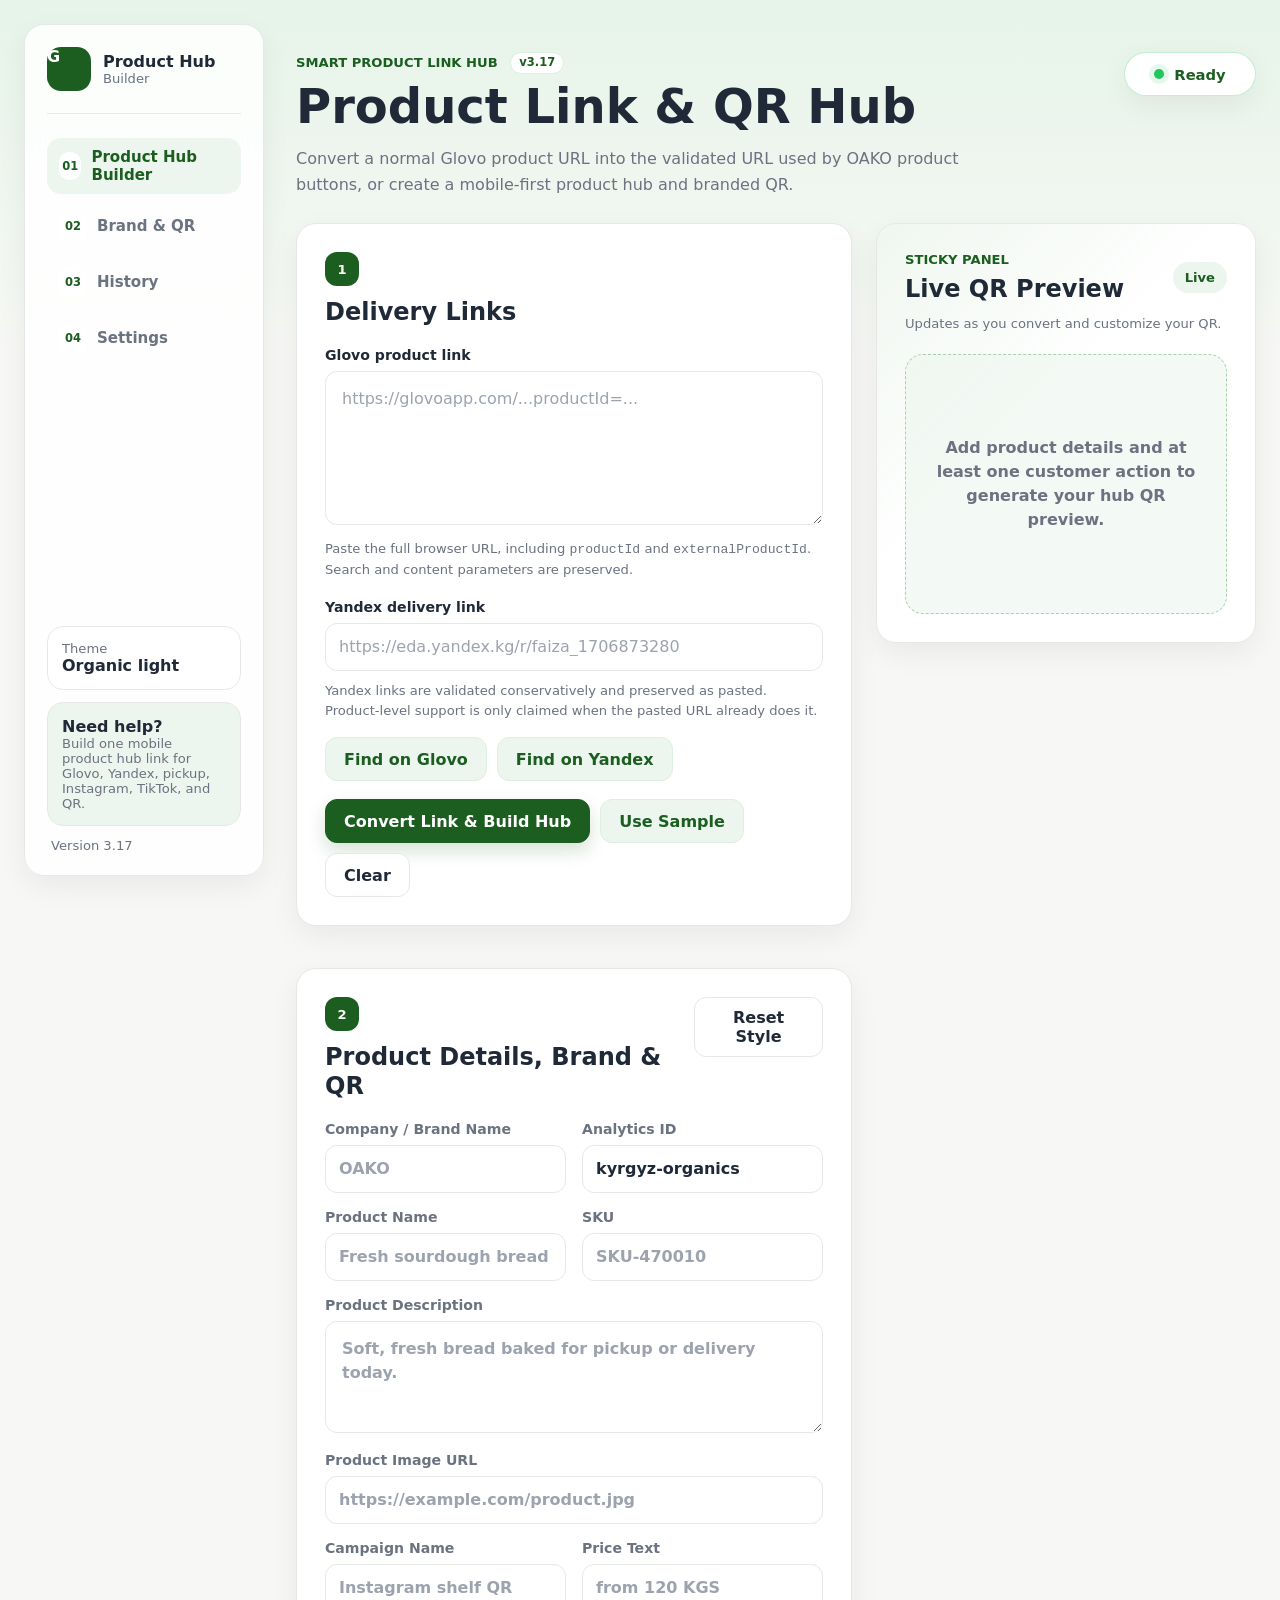
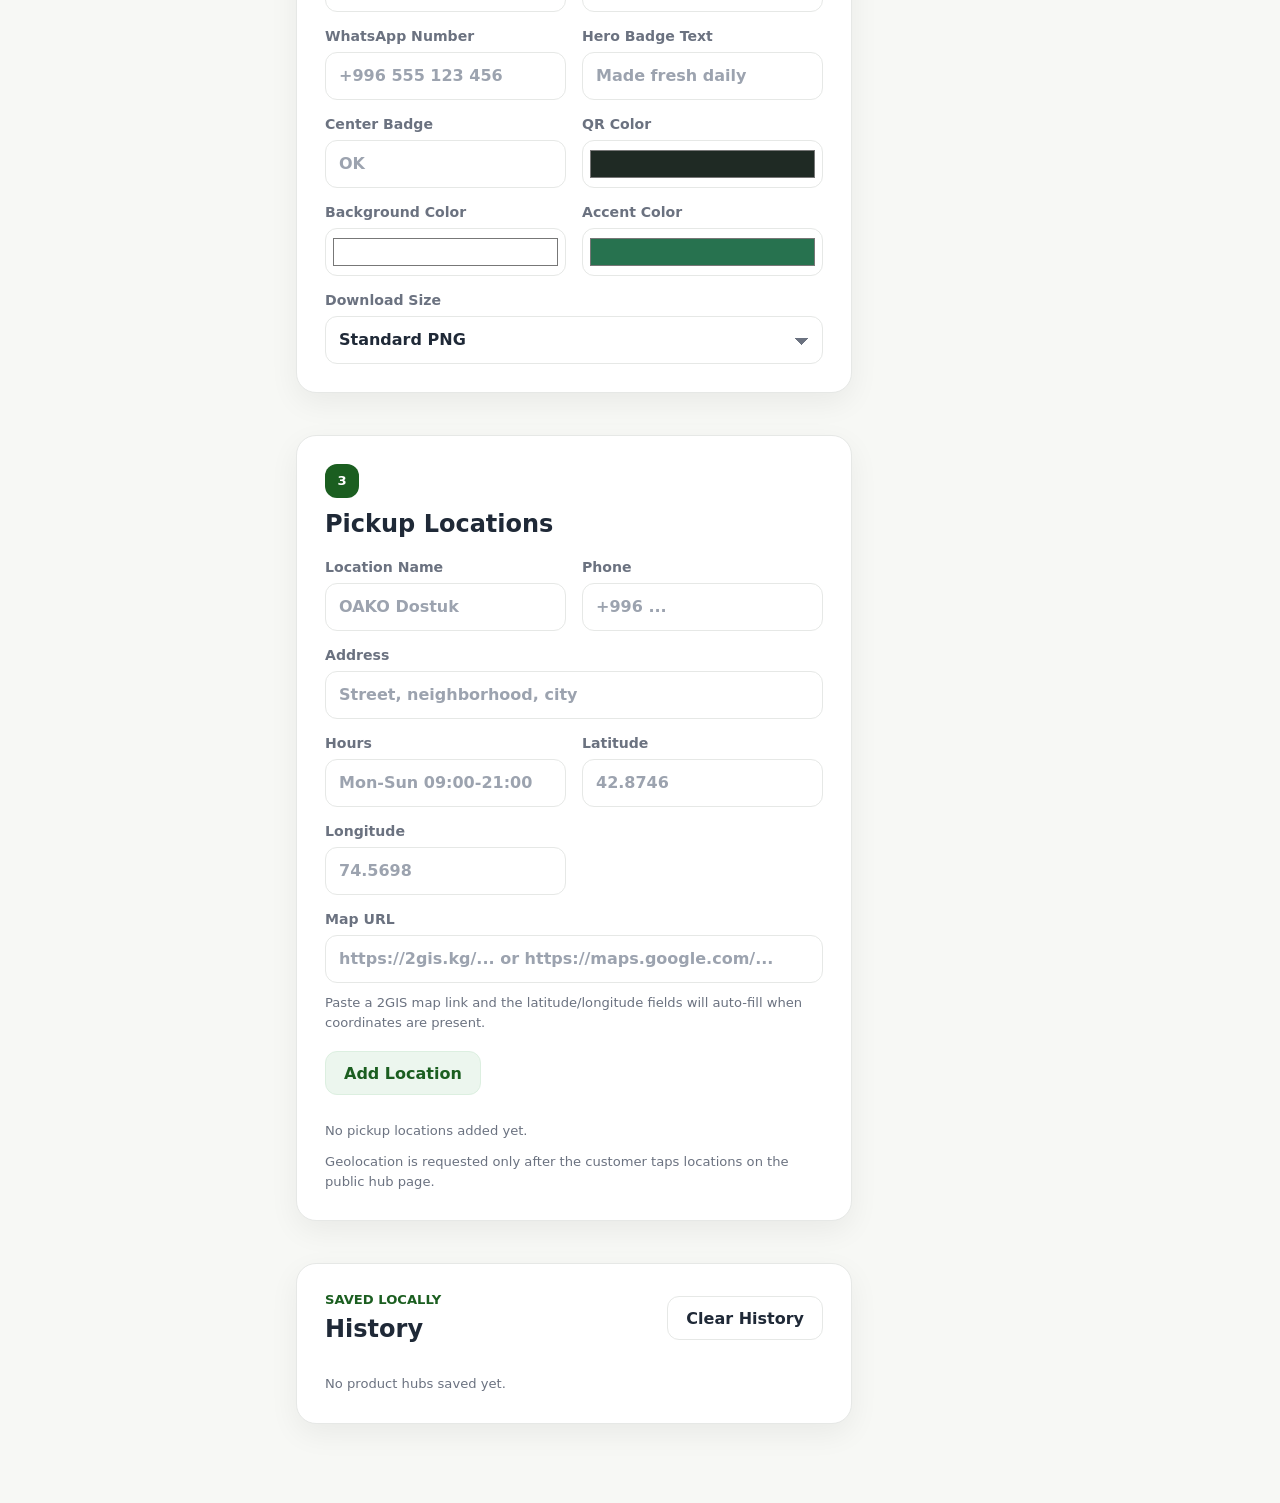
<file: index.html>
<!doctype html>
<html lang="en">
<head>
  <meta charset="utf-8">
  <meta name="viewport" content="width=device-width, initial-scale=1">
  <title>Product Link & QR Hub</title>
  <link rel="stylesheet" href="styles.css?v=3.17">
</head>
<body>
  <header class="mobile-topbar" aria-label="Mobile toolbar">
    <button class="hamburger-button" type="button" data-open-modal="menu" aria-label="Open menu" aria-controls="mobileNavigation">
      <span></span>
      <span></span>
      <span></span>
    </button>
    <div class="mobile-brand" aria-label="QR Link Converter">
      <span class="brand-mark" aria-hidden="true">G</span>
      <div>
        <strong>Product Hub</strong>
        <span class="app-version-pill">v3.17</span>
      </div>
    </div>
    <button class="mobile-pill-button" type="button" data-open-modal="brand">Brand</button>
  </header>
  <button class="mobile-overlay" type="button" data-close-modal aria-label="Close menu or modal"></button>
  <div class="mobile-toast" role="status" aria-live="polite"></div><div class="app-shell">
    <aside class="sidebar" id="mobileNavigation" aria-label="Tool navigation">
      <button class="mobile-drawer-close" type="button" data-close-modal aria-label="Close menu">Close</button>
      <div class="brand-lockup" aria-label="QR Link Converter">
        <span class="brand-mark" aria-hidden="true">G</span>
        <div>
          <strong>Product Hub</strong>
          <span>Builder</span>
        </div>
      </div>

      <nav class="side-nav" aria-label="Primary">
        <a class="nav-item active" href="#converter">
          <span class="nav-icon" aria-hidden="true">01</span>
          Product Hub Builder
        </a>
        <a class="nav-item" href="#brand-kit">
          <span class="nav-icon" aria-hidden="true">02</span>
          Brand &amp; QR
        </a>
        <a class="nav-item" href="#history">
          <span class="nav-icon" aria-hidden="true">03</span>
          History
        </a>
        <a class="nav-item" href="#settings">
          <span class="nav-icon" aria-hidden="true">04</span>
          Settings
        </a>
      </nav>

      <div class="sidebar-footer">
        <div class="theme-select" aria-label="Theme selector">
          <span>Theme</span>
          <strong>Organic light</strong>
        </div>
        <div class="help-card">
          <strong>Need help?</strong>
          <span>Build one mobile product hub link for Glovo, Yandex, pickup, Instagram, TikTok, and QR.</span>
        </div>
        <p class="version">Version 3.17</p>
      </div>
    </aside>

    <main class="tool-shell" id="converter">
      <header class="page-header">
        <div>
          <p class="eyebrow">Smart Product Link Hub <span class="app-version-pill">v3.17</span></p>
          <h1>Product Link &amp; QR Hub</h1>
          <p class="lede">Convert a normal Glovo product URL into the validated URL used by OAKO product buttons, or create a mobile-first product hub and branded QR.</p>
        </div>
        <div class="status-card" id="statusCard" role="status" aria-live="polite">
          <span class="status-dot" aria-hidden="true"></span>
          <span id="statusText">Ready</span>
        </div>
      </header>

      <div class="converter-layout">
        <section class="content-card url-card" aria-labelledby="source-heading">
          <div class="section-heading">
            <div>
              <p class="step-label">1</p>
              <h2 id="source-heading">Delivery Links</h2>
            </div>
          </div>
          <label class="field-label" for="sourceUrl">Glovo product link</label>
          <textarea id="sourceUrl" spellcheck="false" placeholder="https://glovoapp.com/...productId=..."></textarea>
          <p class="helper-text">Paste the full browser URL, including <code>productId</code> and <code>externalProductId</code>. Search and content parameters are preserved.</p>

          <label class="field-label stacked-field" for="yandexUrl">Yandex delivery link</label>
          <input id="yandexUrl" spellcheck="false" inputmode="url" placeholder="https://eda.yandex.kg/r/faiza_1706873280">
          <p class="helper-text">Yandex links are validated conservatively and preserved as pasted. Product-level support is only claimed when the pasted URL already does it.</p>

          <div class="finder-actions" aria-label="Find product links">
            <button type="button" class="secondary" data-open-link-finder="glovo">Find on Glovo</button>
            <button type="button" class="secondary" data-open-link-finder="yandex">Find on Yandex</button>
          </div>

          <div class="actions" aria-label="URL actions">
            <button id="convertButton" type="button">Convert Link &amp; Build Hub</button>
            <button id="sampleButton" type="button" class="secondary">Use Sample</button>
            <button id="clearButton" type="button" class="ghost">Clear</button>
          </div>

          <section class="oako-product-link-result" id="oakoProductLinkResult" aria-labelledby="oako-product-link-heading" hidden>
            <div class="oako-result-heading">
              <div>
                <p class="eyebrow">Ready for the product editor</p>
                <h3 id="oako-product-link-heading">OAKO product URL</h3>
              </div>
              <span class="result-pill">Mobile safe</span>
            </div>
            <label class="field-label" for="oakoProductUrl">Paste this URL into the product's external link</label>
            <div class="copy-row">
              <input id="oakoProductUrl" readonly>
              <button class="copy-button" type="button" data-copy-target="oakoProductUrl">Copy</button>
            </div>
            <p class="note"><strong>Important:</strong> choose <strong>Glovo</strong> as the link type in OAKO. The product page submits this URL as a browser-safe form. Logged-out users also get a <strong>Sign in first with Email</strong> option that preserves the full product return path.</p>
          </section>
        </section>

        <div class="mobile-quick-actions" aria-label="Mobile quick actions">
          <button type="button" class="secondary" data-paste-url>Paste URL</button>
          <button type="button" class="secondary" data-open-modal="brand">Brand Kit</button>
          <button type="button" class="ghost" data-open-modal="details">Details</button>
        </div>

        <aside class="preview-column" aria-labelledby="preview-heading">
          <article class="preview-card">
            <div class="preview-header">
              <div>
                <p class="eyebrow">Sticky panel</p>
                <h2 id="preview-heading">Live QR Preview</h2>
              </div>
              <span class="result-pill">Live</span>
            </div>
            <p class="helper-text">Updates as you convert and customize your QR.</p>

            <div class="preview-empty" role="status">Add product details and at least one customer action to generate your hub QR preview.</div>

            <div class="preview-ready">
              <div class="phone-preview compact" aria-label="Landing page preview">
                <div class="phone-frame">
                  <div class="phone-top"></div>
                  <div class="phone-screen">
                    <p class="mini-eyebrow">OAKO</p>
                    <h3 id="previewProductName">Product landing page</h3>
                    <div class="mini-product">
                      <span></span>
                      <div>
                        <strong id="previewBrandName">Product Hub</strong>
                        <small id="previewActionSummary">Glovo, Yandex, pickup</small>
                      </div>
                    </div>
                    <div class="mini-button">Choose order option</div>
                    <div class="mini-lines" aria-hidden="true">
                      <span></span>
                      <span></span>
                      <span></span>
                    </div>
                  </div>
                </div>
              </div>

              <div class="qr-card">
                <canvas id="qrCanvas" width="960" height="1229" aria-label="Branded QR code preview"></canvas>
              </div>

              <div class="qr-actions">
                <button id="downloadQrButton" type="button">Download QR PNG</button>
                <button id="copyQrUrlButton" type="button" class="secondary">Copy QR URL</button>
              </div>
              <p class="note warning" id="qrWarning" hidden>QR preview needs the local QR library to load. The converted link is still valid.</p>

              <div class="current-url-panel">
                <label class="field-label" for="socialShortUrl">Public product hub link</label>
                <input id="socialShortUrl" readonly>
                <p class="note" id="shortUrlStats">Short link length: 0 characters.</p>
              </div>
            </div>
          </article>
        </aside>

        <section class="content-card brand-tools" id="brand-kit" aria-labelledby="brand-heading">
          <div class="section-heading">
            <div>
              <p class="step-label">2</p>
              <h2 id="brand-heading">Product Details, Brand &amp; QR</h2>
            </div>
            <div class="section-actions">
              <button id="resetStyleButton" type="button" class="ghost">Reset Style</button>
              <button type="button" class="modal-close" data-close-modal>Done</button>
            </div>
          </div>

          <div class="field-grid">
            <label class="field-label" for="brandName">Company / Brand Name
              <input id="brandName" autocomplete="organization" placeholder="OAKO">
            </label>
            <label class="field-label" for="companyId">Analytics ID
              <input id="companyId" value="kyrgyz-organics" placeholder="kyrgyz-organics">
            </label>
            <label class="field-label" for="productName">Product Name
              <input id="productName" placeholder="Fresh sourdough bread">
            </label>
            <label class="field-label" for="productCode">SKU
              <input id="productCode" placeholder="SKU-470010">
            </label>
            <label class="field-label wide-field" for="productDescription">Product Description
              <textarea id="productDescription" rows="3" placeholder="Soft, fresh bread baked for pickup or delivery today."></textarea>
            </label>
            <label class="field-label wide-field" for="productImageUrl">Product Image URL
              <input id="productImageUrl" inputmode="url" placeholder="https://example.com/product.jpg">
            </label>
            <label class="field-label" for="campaignName">Campaign Name
              <input id="campaignName" placeholder="Instagram shelf QR">
            </label>
            <label class="field-label" for="priceText">Price Text
              <input id="priceText" placeholder="from 120 KGS">
            </label>
            <label class="field-label" for="whatsappPhone">WhatsApp Number
              <input id="whatsappPhone" inputmode="tel" autocomplete="tel" placeholder="+996 555 123 456">
            </label>
            <label class="field-label" for="heroBadgeText">Hero Badge Text
              <input id="heroBadgeText" placeholder="Made fresh daily">
            </label>
            <label class="field-label" for="badgeText">Center Badge
              <input id="badgeText" maxlength="6" placeholder="OK">
            </label>
            <label class="field-label swatch-field" for="qrColor">QR Color
              <input id="qrColor" type="color" value="#1f2a24">
            </label>
            <label class="field-label swatch-field" for="backgroundColor">Background Color
              <input id="backgroundColor" type="color" value="#ffffff">
            </label>
            <label class="field-label swatch-field" for="accentColor">Accent Color
              <input id="accentColor" type="color" value="#27724f">
            </label>
            <label class="field-label download-size" for="qrSize">Download Size
              <select id="qrSize">
                <option value="720">Small PNG</option>
                <option value="960" selected>Standard PNG</option>
                <option value="1400">Large print PNG</option>
              </select>
            </label>
          </div>
        </section>

        <section class="content-card pickup-card" id="pickup-locations" aria-labelledby="pickup-heading">
          <div class="section-heading">
            <div>
              <p class="step-label">3</p>
              <h2 id="pickup-heading">Pickup Locations</h2>
            </div>
          </div>
          <div class="field-grid location-grid">
            <label class="field-label" for="locationName">Location Name
              <input id="locationName" placeholder="OAKO Dostuk">
            </label>
            <label class="field-label" for="locationPhone">Phone
              <input id="locationPhone" inputmode="tel" placeholder="+996 ...">
            </label>
            <label class="field-label wide-field" for="locationAddress">Address
              <input id="locationAddress" placeholder="Street, neighborhood, city">
            </label>
            <label class="field-label" for="locationHours">Hours
              <input id="locationHours" placeholder="Mon-Sun 09:00-21:00">
            </label>
            <label class="field-label" for="locationLatitude">Latitude
              <input id="locationLatitude" inputmode="decimal" placeholder="42.8746">
            </label>
            <label class="field-label" for="locationLongitude">Longitude
              <input id="locationLongitude" inputmode="decimal" placeholder="74.5698">
            </label>
            <label class="field-label wide-field" for="locationMapUrl">Map URL
              <input id="locationMapUrl" inputmode="url" placeholder="https://2gis.kg/... or https://maps.google.com/...">
            </label>
          </div>
          <p class="helper-text">Paste a 2GIS map link and the latitude/longitude fields will auto-fill when coordinates are present.</p>
          <div class="actions">
            <button id="addLocationButton" type="button" class="secondary">Add Location</button>
          </div>
          <div id="locationsList" class="locations-list" aria-live="polite"></div>
          <p class="helper-text">Geolocation is requested only after the customer taps locations on the public hub page.</p>
        </section>

        <section class="results" id="results" hidden>
          <div class="mobile-modal-heading">
            <div>
              <p class="eyebrow">Converted URL</p>
              <h2>Details</h2>
            </div>
            <button type="button" class="modal-close" data-close-modal>Done</button>
          </div>

          <details class="content-card advanced-card">
            <summary>
              <span>
                <span class="step-label">3</span>
                <strong>Backup / Advanced Testing</strong>
              </span>
              <span class="summary-hint">Backup experiment</span>
            </summary>
            <div class="advanced-body">
              <label class="field-label" for="trailingDotUrl">Trailing-dot destination URL</label>
              <div class="copy-row">
                <input id="trailingDotUrl" readonly>
                <button class="copy-button" type="button" data-copy-target="trailingDotUrl">Copy</button>
              </div>
              <p class="note">This preserved Chrome in emulator testing, but some scanners or apps may normalize the hostname.</p>
            </div>
          </details>

          <article class="content-card details" aria-labelledby="detected-heading">
            <div class="section-heading">
              <div>
                <p class="step-label">4</p>
                <h2 id="detected-heading">Detected Fields</h2>
              </div>
            </div>
            <dl>
              <div><dt>Store slug</dt><dd id="storeSlug">Not detected</dd></div>
              <div><dt>Product / item ID</dt><dd id="productId">Not detected</dd></div>
              <div><dt>External product ID</dt><dd id="externalProductId">Not detected</dd></div>
              <div><dt>Content</dt><dd id="contentPath">Not detected</dd></div>
            </dl>
          </article>

          <article class="content-card fallback-url-card" aria-labelledby="fallback-heading">
            <div class="section-heading compact-heading">
              <div>
                <p class="eyebrow">Debug fallback</p>
                <h2 id="fallback-heading">Full landing page link</h2>
              </div>
              <button class="copy-button" type="button" data-copy-target="landingUrl">Copy</button>
            </div>
            <label class="field-label" for="landingUrl">Full landing page URL</label>
            <input id="landingUrl" readonly>
            <p class="note">Keep this as a debugging fallback. The sticky panel uses the compact QR URL for scanning and sharing.</p>
          </article>
        </section>
        <section class="content-card history-panel" id="history" aria-labelledby="history-heading">
          <div class="section-heading compact-heading">
            <div>
              <p class="eyebrow">Saved locally</p>
              <h2 id="history-heading">History</h2>
            </div>
            <button id="clearHistoryButton" type="button" class="ghost">Clear History</button>
          </div>
          <div id="historyList" class="history-list" aria-live="polite"></div>
        </section>
      </div>
    </main>
  </div>

  <section class="link-finder-modal" id="linkFinderModal" hidden aria-labelledby="linkFinderTitle" role="dialog" aria-modal="true">
    <div class="link-finder-backdrop" data-close-link-finder></div>
    <article class="link-finder-panel">
      <header class="link-finder-header">
        <div>
          <p class="eyebrow">Product link finder</p>
          <h2 id="linkFinderTitle">Find a delivery link</h2>
          <p class="helper-text" id="linkFinderHelp">Open a provider, navigate to the product, then paste the final browser URL here.</p>
        </div>
        <button type="button" class="ghost" data-close-link-finder aria-label="Close link finder">Close</button>
      </header>
      <div class="finder-provider-tabs" role="tablist" aria-label="Delivery provider">
        <button type="button" class="secondary is-active" data-link-finder-provider="glovo">Glovo</button>
        <button type="button" class="secondary" data-link-finder-provider="yandex">Yandex</button>
      </div>
      <div class="finder-browser-shell">
        <div class="finder-browser-note">
          <strong id="linkFinderProviderName">Glovo</strong>
          <span>Glovo and Yandex block embedded previews. Open the provider website in a new tab, copy the final product or store URL, then paste it below.</span>
        </div>
      </div>
      <div class="finder-capture-card">
        <label class="field-label" for="linkFinderUrl">Selected product or store URL</label>
        <div class="copy-row">
          <input id="linkFinderUrl" inputmode="url" spellcheck="false" placeholder="Paste the product URL after selecting it">
          <button id="linkFinderPasteButton" class="copy-button" type="button">Paste</button>
        </div>
        <div class="finder-modal-actions">
          <button id="linkFinderOpenButton" type="button">Open website</button>
          <button id="linkFinderUseButton" type="button" class="secondary">Use this link</button>
        </div>
        <p class="note">On desktop, copy the address from the provider tab. On phone, use Share or Copy Link, return here, then tap Paste.</p>
      </div>
    </article>
  </section>

  <script src="vendor/qrcode.min.js" defer></script>
  <script src="storageAdapter.js" defer></script>
  <script src="app.js?v=3.17" defer></script>
  <script src="ui.js" defer></script>
</body>
</html>
</file>
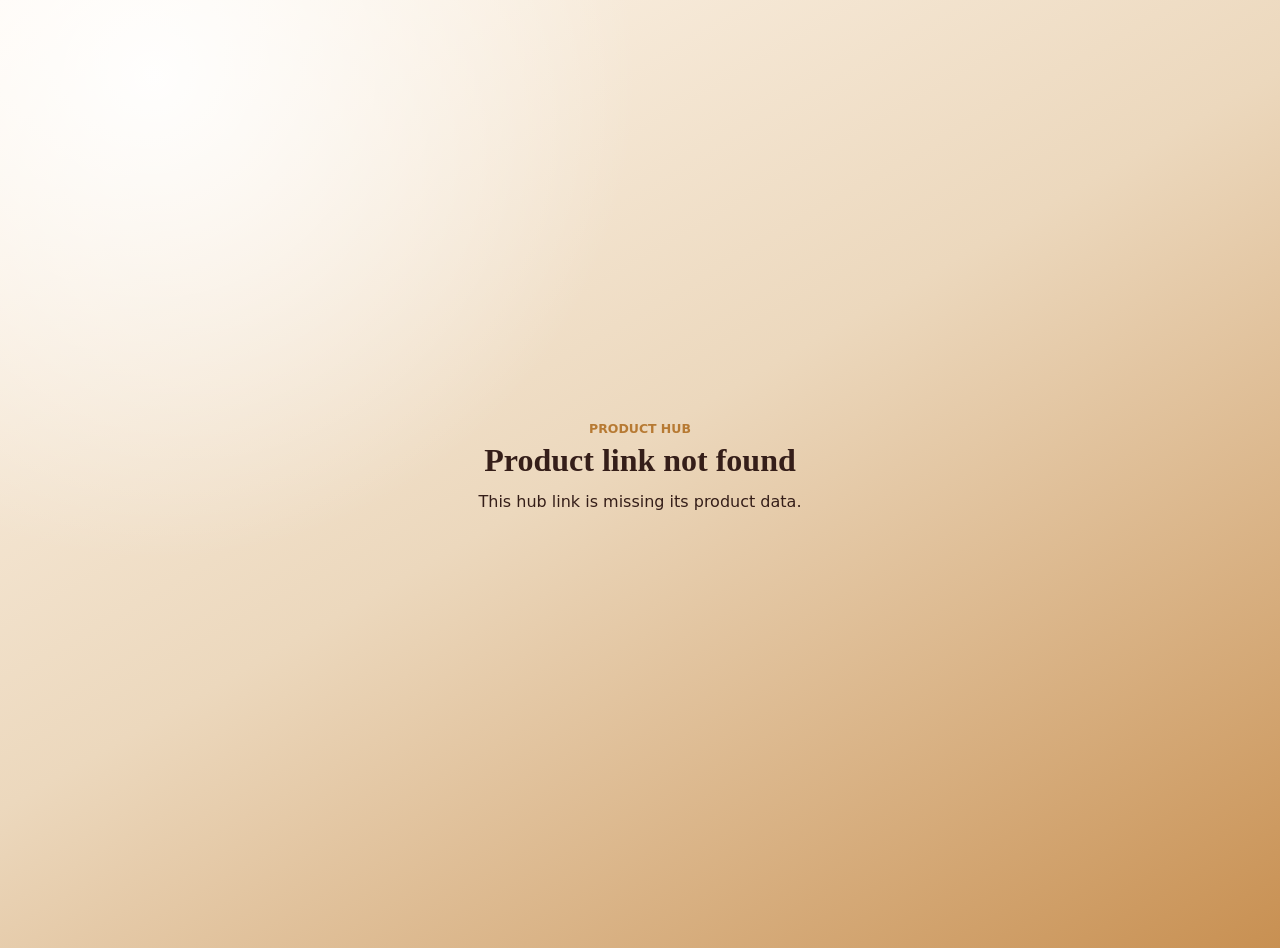
<file: p/index.html>
<!doctype html>
<html lang="en">
<head>
  <meta charset="utf-8">
  <meta name="viewport" content="width=device-width, initial-scale=1">
  <title>Product Hub</title>
  <link rel="stylesheet" href="product-hub.css?v=1.2">
</head>
<body>
  <main id="hubRoot" class="hub-shell" aria-live="polite">
    <section class="hub-state">
      <p class="hub-eyebrow">Product Hub</p>
      <h1>Loading product...</h1>
      <p>Please wait a moment.</p>
    </section>
  </main>
  <script src="product-hub.js?v=1.2" defer></script>
</body>
</html>
</file>
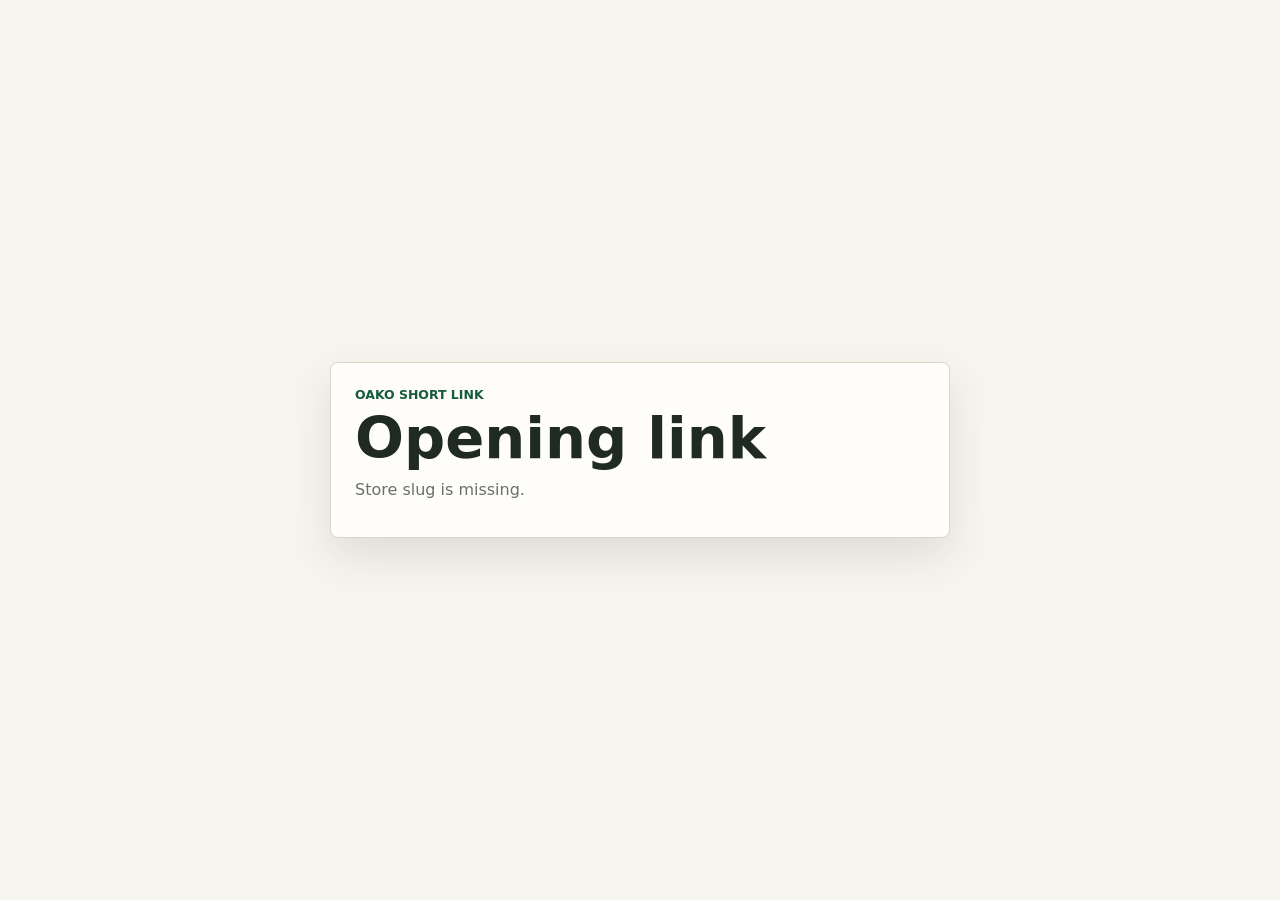
<file: q/index.html>
<!doctype html>
<html lang="en">
<head>
  <meta charset="utf-8">
  <meta name="viewport" content="width=device-width, initial-scale=1">
  <title>Opening Link</title>
  <style>
    * { box-sizing: border-box; }
    body {
      margin: 0;
      min-height: 100vh;
      display: grid;
      place-items: center;
      padding: 24px;
      font-family: Inter, ui-sans-serif, system-ui, -apple-system, BlinkMacSystemFont, "Segoe UI", sans-serif;
      color: #1f2a24;
      background: #f7f5ef;
    }
    main {
      width: min(620px, 100%);
      padding: 24px;
      border: 1px solid #d9d5c9;
      border-radius: 8px;
      background: #fffdfa;
      box-shadow: 0 18px 45px rgba(42, 47, 38, 0.12);
    }
    .eyebrow {
      margin: 0 0 8px;
      color: #155b39;
      font-size: 0.78rem;
      font-weight: 800;
      text-transform: uppercase;
    }
    h1 { margin: 0 0 12px; font-size: clamp(2rem, 8vw, 3.6rem); line-height: 1; }
    p { margin: 0 0 14px; color: #68726b; font-size: 1rem; }
    button {
      min-height: 42px;
      padding: 9px 14px;
      border: 1px solid #27724f;
      border-radius: 8px;
      color: #fff;
      background: #27724f;
      font: inherit;
      font-weight: 800;
      cursor: pointer;
    }
  </style>
</head>
<body>
  <main>
    <p class="eyebrow">OAKO short link</p>
    <h1>Opening link</h1>
    <p id="message">Preparing the destination link...</p>
    <form id="fallbackForm" method="get" hidden>
      <button type="submit">Open Link in Browser</button>
    </form>
  </main>

  <script src="q.js"></script>
</body>
</html>
</file>
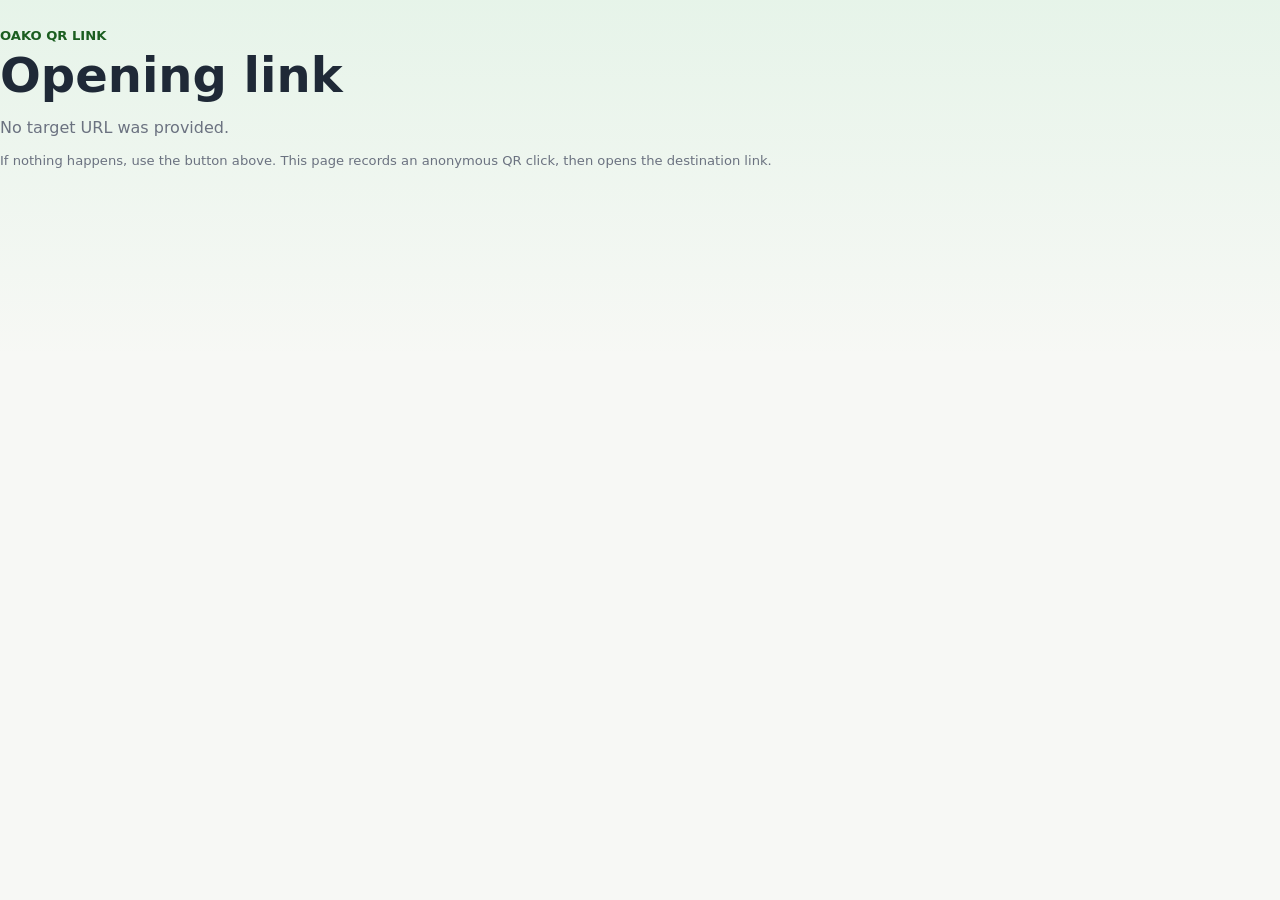
<file: open.html>
<!doctype html>
<html lang="en">
<head>
  <meta charset="utf-8">
  <meta name="viewport" content="width=device-width, initial-scale=1">
  <title>Opening QR Link</title>
  <link rel="stylesheet" href="styles.css">
</head>
<body>
  <main class="tool-shell">
    <section class="workspace">
      <p class="eyebrow">OAKO QR link</p>
      <h1>Opening link</h1>
      <p class="lede" id="message">Preparing the destination link...</p>
      <form id="fallbackForm" method="get">
        <button type="submit">Open Link in Browser</button>
      </form>
      <p class="note">If nothing happens, use the button above. This page records an anonymous QR click, then opens the destination link.</p>
    </section>
  </main>

  <script src="analytics-config.js"></script>
  <script src="analytics.js"></script>
  <script src="open.js"></script>
</body>
</html>
</file>
<file: styles.css>
:root {
  --primary: #1b5e20;
  --accent: #388e3c;
  --bg: #f7f8f5;
  --card: #ffffff;
  --border: #e6e8e6;
  --text: #1f2937;
  --muted: #6b7280;
  --success: #22c55e;
  --warning: #f59e0b;
  --error: #ef4444;
  --soft-green: #ecf6ee;
  --soft-green-strong: #dcefe0;
  --shadow: 0 10px 30px rgba(0, 0, 0, 0.06);
  --shadow-hover: 0 18px 44px rgba(31, 41, 55, 0.1);
  --radius: 20px;
}

* {
  box-sizing: border-box;
}

html {
  scroll-behavior: smooth;
}

body {
  margin: 0;
  min-height: 100vh;
  overflow-x: hidden;
  font-family: Inter, ui-sans-serif, system-ui, -apple-system, BlinkMacSystemFont, "Segoe UI", sans-serif;
  color: var(--text);
  background:
    linear-gradient(180deg, rgba(34, 197, 94, 0.08), rgba(247, 248, 245, 0) 360px),
    var(--bg);
}

button,
input,
select,
textarea {
  font: inherit;
}

button,
a,
input,
select,
textarea,
summary {
  transition: border-color 200ms ease, box-shadow 200ms ease, transform 200ms ease, background 200ms ease, color 200ms ease;
}

button:focus-visible,
a:focus-visible,
input:focus-visible,
select:focus-visible,
textarea:focus-visible,
summary:focus-visible {
  outline: 3px solid rgba(34, 197, 94, 0.28);
  outline-offset: 3px;
}

h1,
h2,
h3,
p {
  margin-top: 0;
}

h1 {
  margin-bottom: 14px;
  max-width: 780px;
  font-size: clamp(2.35rem, 4.5vw, 3rem);
  line-height: 1.04;
  font-weight: 700;
  letter-spacing: 0;
}

h2 {
  margin-bottom: 0;
  font-size: 1.5rem;
  line-height: 1.2;
  font-weight: 600;
  letter-spacing: 0;
}

h3 {
  margin: 8px 0 16px;
  font-size: 1.05rem;
  line-height: 1.2;
}

.app-shell {
  display: grid;
  grid-template-columns: 240px minmax(0, 1fr);
  gap: 32px;
  width: min(1440px, 100%);
  margin: 0 auto;
  padding: 24px;
}

.sidebar {
  position: sticky;
  top: 24px;
  display: flex;
  flex-direction: column;
  align-self: start;
  min-height: calc(100vh - 48px);
  padding: 22px;
  border: 1px solid var(--border);
  border-radius: var(--radius);
  background: rgba(255, 255, 255, 0.84);
  box-shadow: var(--shadow);
  backdrop-filter: blur(14px);
}

.brand-lockup {
  display: flex;
  align-items: center;
  gap: 12px;
  padding-bottom: 22px;
  border-bottom: 1px solid var(--border);
}

.brand-mark {
  display: grid;
  place-items: center;
  width: 44px;
  height: 44px;
  border-radius: 14px;
  color: #ffffff;
  background: var(--primary);
  font-weight: 800;
}

.brand-lockup strong,
.brand-lockup span,
.theme-select strong,
.theme-select span,
.help-card strong,
.help-card span {
  display: block;
}

.brand-lockup strong {
  font-size: 1rem;
}

.brand-lockup div > span,
.version,
.theme-select span,
.help-card span {
  color: var(--muted);
  font-size: 0.82rem;
}

.side-nav {
  display: grid;
  gap: 8px;
  margin-top: 24px;
}

.nav-item {
  display: flex;
  align-items: center;
  gap: 10px;
  min-height: 44px;
  padding: 10px 12px;
  border-radius: 14px;
  color: var(--muted);
  text-decoration: none;
  font-size: 0.94rem;
  font-weight: 700;
}

.nav-item:hover,
.nav-item.active {
  color: var(--primary);
  background: var(--soft-green);
}

.nav-icon {
  display: grid;
  place-items: center;
  width: 28px;
  height: 28px;
  border-radius: 10px;
  color: var(--primary);
  background: #ffffff;
  font-size: 0.72rem;
  font-weight: 800;
}

.sidebar-footer {
  display: grid;
  gap: 12px;
  margin-top: auto;
}

.theme-select,
.help-card {
  padding: 14px;
  border: 1px solid var(--border);
  border-radius: 16px;
  background: #ffffff;
}

.help-card {
  background: var(--soft-green);
}

.version {
  margin: 0;
  padding: 0 4px;
}

.tool-shell {
  min-width: 0;
  padding: 28px 0 56px;
}

.page-header {
  display: flex;
  align-items: flex-start;
  justify-content: space-between;
  gap: 28px;
  margin-bottom: 26px;
}

.converter-layout {
  display: grid;
  grid-template-columns: minmax(0, 1fr) 380px;
  gap: 24px;
  align-items: start;
}

.url-card,
.brand-tools,
.results {
  grid-column: 1;
}

.preview-column {
  position: sticky;
  top: 24px;
  grid-column: 2;
  grid-row: 1 / span 3;
  align-self: start;
  min-width: 0;
  z-index: 1;
}

.eyebrow,
.step-label,
.mini-eyebrow {
  margin: 0 0 8px;
  color: var(--primary);
  font-size: 0.82rem;
  font-weight: 800;
  letter-spacing: 0;
  text-transform: uppercase;
}

.app-version-pill {
  display: inline-flex;
  align-items: center;
  min-height: 22px;
  margin-left: 8px;
  padding: 3px 8px;
  border: 1px solid var(--soft-green-strong);
  border-radius: 999px;
  color: var(--primary);
  background: #ffffff;
  font-size: 0.72rem;
  font-weight: 800;
  line-height: 1;
  text-transform: none;
  vertical-align: middle;
}

.step-label {
  display: grid;
  place-items: center;
  width: 34px;
  height: 34px;
  margin-bottom: 12px;
  border-radius: 12px;
  color: #ffffff;
  background: var(--primary);
}

.lede {
  max-width: 720px;
  margin-bottom: 0;
  color: var(--muted);
  font-size: 1rem;
  line-height: 1.6;
}

.status-card {
  display: inline-flex;
  align-items: center;
  justify-content: center;
  gap: 10px;
  min-width: 132px;
  min-height: 44px;
  padding: 10px 14px;
  border: 1px solid rgba(34, 197, 94, 0.28);
  border-radius: 999px;
  color: var(--primary);
  background: #ffffff;
  box-shadow: var(--shadow);
  font-size: 0.92rem;
  font-weight: 800;
  white-space: nowrap;
}

.status-dot {
  width: 10px;
  height: 10px;
  border-radius: 999px;
  background: var(--success);
  box-shadow: 0 0 0 5px rgba(34, 197, 94, 0.12);
}

.status-card.error {
  color: var(--error);
  border-color: rgba(239, 68, 68, 0.3);
}

.status-card.error .status-dot {
  background: var(--error);
  box-shadow: 0 0 0 5px rgba(239, 68, 68, 0.12);
}

.content-card,
.preview-card {
  padding: 28px;
  border: 1px solid var(--border);
  border-radius: var(--radius);
  background: var(--card);
  box-shadow: var(--shadow);
}

.content-card:hover,
.preview-card:hover {
  box-shadow: var(--shadow-hover);
}

.brand-tools,
.results {
  margin-top: 18px;
}

.section-heading,
.preview-header {
  display: flex;
  align-items: flex-start;
  justify-content: space-between;
  gap: 18px;
  margin-bottom: 20px;
}

.preview-header {
  align-items: center;
  margin-bottom: 8px;
}

.field-label {
  display: block;
  margin-bottom: 8px;
  color: var(--text);
  font-size: 0.88rem;
  font-weight: 600;
}

textarea,
input,
select {
  width: 100%;
  min-height: 48px;
  border: 1px solid var(--border);
  border-radius: 12px;
  color: var(--text);
  background: #ffffff;
  font-size: 1rem;
}

textarea {
  min-height: 154px;
  padding: 15px 16px;
  resize: vertical;
  line-height: 1.5;
}

input,
select {
  padding: 11px 13px;
}

textarea::placeholder,
input::placeholder {
  color: #9ca3af;
}

textarea:focus,
input:focus,
select:focus {
  border-color: rgba(56, 142, 60, 0.65);
  box-shadow: 0 0 0 4px rgba(56, 142, 60, 0.12);
}

select {
  appearance: none;
  padding-right: 38px;
  background-image: linear-gradient(45deg, transparent 50%, var(--muted) 50%), linear-gradient(135deg, var(--muted) 50%, transparent 50%);
  background-position: calc(100% - 20px) 21px, calc(100% - 13px) 21px;
  background-repeat: no-repeat;
  background-size: 7px 7px;
}

input[type="color"] {
  height: 48px;
  padding: 5px;
  cursor: pointer;
}

.helper-text,
.note {
  margin: 10px 0 0;
  color: var(--muted);
  font-size: 0.82rem;
  line-height: 1.55;
}

.actions,
.qr-actions {
  display: flex;
  flex-wrap: wrap;
  gap: 10px;
  margin-top: 18px;
}

.oako-product-link-result {
  margin-top: 20px;
  padding: 18px;
  border: 1px solid rgba(34, 197, 94, 0.34);
  border-radius: 18px;
  background: linear-gradient(135deg, rgba(236, 246, 238, 0.95), rgba(255, 255, 255, 0.98));
}

.oako-product-link-result[hidden] {
  display: none;
}

.oako-result-heading {
  display: flex;
  align-items: flex-start;
  justify-content: space-between;
  gap: 14px;
  margin-bottom: 14px;
}

.oako-result-heading h3 {
  margin: 0;
}

.oako-product-link-result .note strong {
  color: var(--text);
}

button {
  min-height: 44px;
  padding: 10px 18px;
  border: 1px solid var(--primary);
  border-radius: 12px;
  color: #ffffff;
  background: var(--primary);
  box-shadow: 0 8px 18px rgba(27, 94, 32, 0.18);
  font-weight: 800;
  cursor: pointer;
}

button:hover {
  background: #164d1a;
  transform: translateY(-1px);
}

button.secondary {
  color: var(--primary);
  border-color: var(--soft-green-strong);
  background: var(--soft-green);
  box-shadow: none;
}

button.ghost,
.copy-button {
  color: var(--text);
  border-color: var(--border);
  background: #ffffff;
  box-shadow: none;
}

button.ghost:hover,
.copy-button:hover {
  color: var(--primary);
  border-color: rgba(56, 142, 60, 0.35);
  background: var(--soft-green);
}

.field-grid {
  display: grid;
  grid-template-columns: repeat(2, minmax(0, 1fr));
  gap: 16px;
}

.field-grid .field-label {
  margin-bottom: 0;
  color: var(--muted);
}

.field-grid input,
.field-grid select {
  margin-top: 8px;
  color: var(--text);
  font-weight: 650;
}

.download-size {
  grid-column: span 2;
}

.results {
  display: grid;
  gap: 18px;
}

.results[hidden] {
  display: none;
}

.result-pill {
  margin: 0;
  padding: 8px 12px;
  border-radius: 999px;
  color: var(--primary);
  background: var(--soft-green);
  font-size: 0.82rem;
  font-weight: 800;
}

.preview-card {
  overflow: hidden;
  background:
    linear-gradient(135deg, rgba(56, 142, 60, 0.08), rgba(255, 255, 255, 0) 46%),
    var(--card);
}

.preview-empty {
  display: grid;
  place-items: center;
  min-height: 260px;
  margin-top: 20px;
  padding: 28px;
  border: 1px dashed rgba(56, 142, 60, 0.38);
  border-radius: 18px;
  color: var(--muted);
  background: rgba(236, 246, 238, 0.62);
  text-align: center;
  font-weight: 700;
  line-height: 1.5;
}

.preview-ready {
  display: grid;
  gap: 16px;
  margin-top: 18px;
}

.tool-shell:has(#results[hidden]) .preview-ready {
  display: none;
}

.tool-shell:not(:has(#results[hidden])) .preview-empty {
  display: none;
}

.phone-preview {
  display: grid;
  place-items: center;
  padding: 18px;
  border: 1px solid rgba(230, 232, 230, 0.9);
  border-radius: 18px;
  background: linear-gradient(180deg, #ffffff, #f1f7f2);
}

.phone-preview.compact {
  padding: 14px;
}

.phone-frame {
  width: min(236px, 100%);
  padding: 11px;
  border: 1px solid #d8ded8;
  border-radius: 34px;
  background: #162018;
  box-shadow: 0 22px 46px rgba(31, 41, 55, 0.18);
}

.compact .phone-frame {
  width: min(190px, 100%);
  border-radius: 28px;
}

.phone-top {
  width: 62px;
  height: 7px;
  margin: 3px auto 10px;
  border-radius: 999px;
  background: #314238;
}

.phone-screen {
  min-height: 382px;
  padding: 20px 16px;
  border-radius: 24px;
  background: #f9fbf8;
}

.compact .phone-screen {
  min-height: 242px;
  padding: 15px 12px;
  border-radius: 20px;
}

.mini-eyebrow {
  font-size: 0.7rem;
}

.mini-product {
  display: flex;
  gap: 12px;
  align-items: center;
  padding: 12px;
  border: 1px solid var(--border);
  border-radius: 16px;
  background: #ffffff;
}

.compact .mini-product {
  gap: 8px;
  padding: 9px;
}

.mini-product > span {
  width: 42px;
  height: 42px;
  flex: 0 0 auto;
  border-radius: 14px;
  background: linear-gradient(135deg, var(--soft-green), var(--accent));
}

.compact .mini-product > span {
  width: 34px;
  height: 34px;
  border-radius: 12px;
}

.mini-product strong,
.mini-product small {
  display: block;
}

.mini-product small {
  margin-top: 3px;
  color: var(--muted);
}

.mini-button {
  display: grid;
  place-items: center;
  min-height: 42px;
  margin-top: 16px;
  border-radius: 12px;
  color: #ffffff;
  background: var(--primary);
  font-size: 0.92rem;
  font-weight: 800;
}

.compact .mini-button {
  min-height: 36px;
  margin-top: 12px;
  font-size: 0.82rem;
}

.mini-lines {
  display: grid;
  gap: 9px;
  margin-top: 22px;
}

.compact .mini-lines {
  gap: 7px;
  margin-top: 16px;
}

.mini-lines span {
  display: block;
  height: 9px;
  border-radius: 999px;
  background: #e4ebe4;
}

.compact .mini-lines span {
  height: 7px;
}

.mini-lines span:nth-child(2) {
  width: 78%;
}

.mini-lines span:nth-child(3) {
  width: 54%;
}

.qr-card {
  display: grid;
  place-items: center;
  width: 100%;
  padding: 14px;
  border: 1px solid var(--border);
  border-radius: 18px;
  background: #ffffff;
}

#qrCanvas {
  display: block;
  width: 100%;
  max-width: 292px;
  height: auto;
  aspect-ratio: 960 / 1229;
}

.qr-actions {
  display: grid;
  grid-template-columns: 1fr;
  width: 100%;
  margin-top: 0;
}

.qr-actions button {
  width: 100%;
}

.current-url-panel {
  padding: 14px;
  border: 1px solid var(--border);
  border-radius: 16px;
  background: rgba(255, 255, 255, 0.8);
}

.note.warning {
  color: var(--warning);
  font-weight: 800;
}

.copy-row {
  display: grid;
  grid-template-columns: minmax(0, 1fr) auto;
  gap: 10px;
  align-items: center;
}

.copy-button {
  min-width: 76px;
}

.compact-heading {
  align-items: center;
}

.advanced-card {
  padding: 0;
}

summary {
  display: flex;
  align-items: center;
  justify-content: space-between;
  gap: 16px;
  min-height: 82px;
  padding: 20px 24px;
  cursor: pointer;
  list-style: none;
}

summary::-webkit-details-marker {
  display: none;
}

summary .step-label {
  display: inline-grid;
  margin: 0 10px 0 0;
  vertical-align: middle;
}

.summary-hint {
  color: var(--muted);
  font-size: 0.88rem;
  font-weight: 700;
}

.advanced-body {
  padding: 0 24px 24px;
}

dl {
  display: grid;
  grid-template-columns: repeat(2, minmax(0, 1fr));
  gap: 14px;
  margin: 0;
}

dl > div {
  min-width: 0;
  padding: 16px;
  border: 1px solid var(--border);
  border-radius: 16px;
  background: #fbfcfa;
}

dt {
  color: var(--muted);
  font-size: 0.78rem;
  font-weight: 800;
  text-transform: uppercase;
}

dd {
  margin: 7px 0 0;
  overflow-wrap: anywhere;
  font-size: 0.98rem;
  font-weight: 750;
  line-height: 1.35;
}

@media (max-width: 1160px) {
  .app-shell {
    grid-template-columns: 1fr;
  }

  .sidebar {
    position: static;
    min-height: 0;
  }

  .side-nav {
    grid-template-columns: repeat(4, minmax(0, 1fr));
  }

  .sidebar-footer {
    grid-template-columns: repeat(3, minmax(0, 1fr));
    align-items: stretch;
  }
}

@media (max-width: 1024px) {
  .converter-layout {
    grid-template-columns: 1fr;
  }

  .url-card,
  .brand-tools,
  .results,
  .preview-column {
    grid-column: 1;
  }

  .preview-column {
    position: static;
    grid-row: auto;
  }

  .preview-ready {
    grid-template-columns: minmax(0, 0.85fr) minmax(260px, 1fr);
    align-items: start;
  }

  .phone-preview.compact,
  .current-url-panel {
    grid-column: 1;
  }

  .qr-card,
  .qr-actions,
  #qrWarning {
    grid-column: 2;
  }

  #qrCanvas {
    max-width: 300px;
  }
}

@media (max-width: 860px) {
  .app-shell {
    padding: 16px;
  }

  .page-header,
  .section-heading {
    display: grid;
  }

  .status-card {
    justify-self: start;
  }

  .field-grid {
    grid-template-columns: repeat(2, minmax(0, 1fr));
  }

  .download-size {
    grid-column: span 2;
  }

  .preview-ready {
    grid-template-columns: 1fr;
  }

  .phone-preview.compact,
  .current-url-panel,
  .qr-card,
  .qr-actions,
  #qrWarning {
    grid-column: auto;
  }

  .phone-frame {
    width: min(260px, 100%);
  }
}

@media (max-width: 640px) {
  .app-shell {
    padding: 12px;
  }

  .tool-shell {
    padding-top: 8px;
  }

  .sidebar {
    padding: 16px;
  }

  .brand-lockup {
    padding-bottom: 16px;
  }

  .side-nav {
    grid-template-columns: 1fr 1fr;
  }

  .nav-item {
    min-height: 40px;
    padding: 8px;
    font-size: 0.82rem;
  }

  .nav-icon {
    display: none;
  }

  .sidebar-footer {
    grid-template-columns: 1fr;
  }

  h1 {
    font-size: 2.25rem;
  }

  .content-card,
  .preview-card {
    padding: 20px;
    border-radius: 18px;
  }

  .field-grid,
  dl {
    grid-template-columns: 1fr;
  }

  .download-size {
    grid-column: auto;
  }

  .copy-row {
    grid-template-columns: 1fr;
  }

  .copy-button {
    width: 100%;
  }

  .actions button {
    flex: 1 1 100%;
  }

  .oako-product-link-result {
    padding: 14px;
  }

  .oako-result-heading {
    align-items: center;
  }

  summary {
    display: grid;
    min-height: 0;
  }
}

.sr-only {
  position: absolute;
  width: 1px;
  height: 1px;
  padding: 0;
  margin: -1px;
  overflow: hidden;
  clip: rect(0, 0, 0, 0);
  white-space: nowrap;
  border: 0;
}

.mobile-topbar,
.mobile-overlay,
.mobile-quick-actions,
.mobile-drawer-close,
.modal-close,
.mobile-modal-heading,
.mobile-toast {
  display: none;
}

.section-actions {
  display: flex;
  flex-wrap: wrap;
  gap: 10px;
  justify-content: flex-end;
}

@media (max-width: 760px) {
  body {
    padding-top: 64px;
    background: var(--bg);
  }

  body.mobile-menu-open,
  body.mobile-modal-brand,
  body.mobile-modal-details {
    overflow: hidden;
  }

  .mobile-topbar {
    position: fixed;
    inset: 0 0 auto;
    z-index: 80;
    display: flex;
    align-items: center;
    justify-content: space-between;
    gap: 12px;
    height: 64px;
    padding: 10px 14px;
    border-bottom: 1px solid rgba(230, 232, 230, 0.9);
    background: rgba(255, 255, 255, 0.94);
    box-shadow: 0 8px 24px rgba(31, 41, 55, 0.08);
    backdrop-filter: blur(16px);
  }

  .hamburger-button,
  .mobile-pill-button,
  .mobile-drawer-close,
  .modal-close {
    min-height: 40px;
    box-shadow: none;
  }

  .hamburger-button {
    display: grid;
    place-items: center;
    gap: 4px;
    width: 44px;
    padding: 10px;
    border-color: var(--border);
    background: #ffffff;
  }

  .hamburger-button span {
    display: block;
    width: 18px;
    height: 2px;
    border-radius: 999px;
    background: var(--primary);
  }

  .mobile-brand {
    display: flex;
    align-items: center;
    gap: 9px;
    min-width: 0;
    color: var(--text);
    font-weight: 800;
  }
  .mobile-brand > div {
    display: grid;
    gap: 2px;
    min-width: 0;
  }

  .mobile-brand .app-version-pill {
    width: fit-content;
    min-height: 18px;
    margin-left: 0;
    padding: 2px 6px;
    font-size: 0.66rem;
  }


  .mobile-brand .brand-mark {
    width: 36px;
    height: 36px;
    border-radius: 12px;
    font-size: 0.92rem;
  }

  .mobile-pill-button {
    padding: 8px 12px;
    color: var(--primary);
    border-color: var(--soft-green-strong);
    background: var(--soft-green);
  }

  .mobile-overlay {
    position: fixed;
    inset: 0;
    z-index: 65;
    width: 100%;
    min-height: 100dvh;
    padding: 0;
    border: 0;
    border-radius: 0;
    background: rgba(17, 24, 39, 0.34);
    box-shadow: none;
  }

  body.mobile-menu-open .mobile-overlay,
  body.mobile-modal-brand .mobile-overlay,
  body.mobile-modal-details .mobile-overlay {
    display: block;
  }

  .app-shell {
    display: block;
    width: 100%;
    padding: 12px;
  }

  .sidebar {
    position: fixed;
    inset: 0 auto 0 0;
    z-index: 90;
    display: flex;
    width: min(84vw, 320px);
    min-height: 100dvh;
    max-height: 100dvh;
    overflow: auto;
    padding: 22px;
    border-radius: 0 24px 24px 0;
    transform: translateX(-110%);
    transition: transform 220ms ease;
  }

  body.mobile-menu-open .sidebar {
    transform: translateX(0);
  }

  .mobile-drawer-close {
    position: absolute;
    top: 16px;
    right: 16px;
    display: inline-flex;
    align-items: center;
    justify-content: center;
    padding: 8px 12px;
    color: var(--primary);
    border-color: var(--border);
    background: #ffffff;
  }

  .brand-lockup {
    padding-right: 74px;
  }

  .side-nav {
    grid-template-columns: 1fr;
  }

  .nav-icon {
    display: grid;
  }

  .sidebar-footer {
    grid-template-columns: 1fr;
  }

  .tool-shell {
    padding: 8px 0 96px;
  }

  .page-header {
    display: flex;
    align-items: center;
    justify-content: space-between;
    gap: 12px;
    margin: 6px 4px 14px;
  }

  .page-header .eyebrow,
  .page-header .lede {
    display: none;
  }

  h1 {
    max-width: 210px;
    margin: 0;
    font-size: 1.48rem;
    line-height: 1.08;
  }

  h2 {
    font-size: 1.12rem;
  }

  .status-card {
    min-width: 0;
    max-width: 134px;
    min-height: 34px;
    padding: 7px 10px;
    overflow: hidden;
    font-size: 0.72rem;
    text-overflow: ellipsis;
  }

  .status-dot {
    width: 8px;
    height: 8px;
    flex: 0 0 auto;
  }

  .converter-layout {
    display: flex;
    flex-direction: column;
    gap: 12px;
  }

  .url-card {
    order: 1;
  }

  .mobile-quick-actions {
    position: sticky;
    top: 64px;
    z-index: 30;
    order: 2;
    display: grid;
    grid-template-columns: repeat(3, minmax(0, 1fr));
    gap: 8px;
    padding: 8px;
    border: 1px solid var(--border);
    border-radius: 16px;
    background: rgba(255, 255, 255, 0.9);
    box-shadow: 0 8px 22px rgba(31, 41, 55, 0.08);
    backdrop-filter: blur(14px);
  }

  .mobile-quick-actions button {
    min-height: 40px;
    padding: 8px;
    font-size: 0.82rem;
    box-shadow: none;
  }

  .preview-column {
    order: 3;
    position: static;
    grid-row: auto;
  }

  .brand-tools {
    order: 4;
  }

  .results {
    order: 5;
  }

  .content-card,
  .preview-card {
    padding: 16px;
    border-radius: 18px;
    box-shadow: 0 8px 24px rgba(31, 41, 55, 0.06);
  }

  .section-heading,
  .preview-header {
    display: flex;
    align-items: center;
    margin-bottom: 12px;
  }

  .step-label,
  .preview-header .eyebrow,
  .preview-card > .helper-text,
  .phone-preview.compact {
    display: none;
  }

  textarea {
    min-height: 112px;
    font-size: 0.94rem;
  }

  .helper-text,
  .note {
    font-size: 0.78rem;
  }

  .actions {
    display: grid;
    grid-template-columns: 1fr 1fr;
    gap: 8px;
  }

  .actions button {
    width: 100%;
    min-height: 42px;
    padding: 9px 10px;
    font-size: 0.88rem;
  }

  #convertButton {
    grid-column: 1 / -1;
  }

  .preview-card {
    background: #ffffff;
  }

  .preview-empty {
    min-height: 148px;
    margin-top: 12px;
    padding: 18px;
    font-size: 0.9rem;
  }

  .preview-ready {
    gap: 12px;
    margin-top: 10px;
  }

  .qr-card {
    padding: 10px;
  }

  #qrCanvas {
    max-width: 220px;
  }

  .qr-actions {
    grid-template-columns: 1fr 1fr;
    gap: 8px;
  }

  .qr-actions button {
    min-height: 42px;
    padding: 9px 8px;
    font-size: 0.82rem;
  }

  .current-url-panel {
    padding: 12px;
  }

  .current-url-panel input {
    min-height: 42px;
    font-size: 0.82rem;
  }

  .brand-tools,
  .results {
    position: fixed;
    inset: auto 10px 10px;
    z-index: 90;
    display: none;
    max-height: calc(100dvh - 88px);
    margin: 0;
    overflow: auto;
    border-radius: 24px;
    box-shadow: 0 24px 60px rgba(17, 24, 39, 0.24);
  }

  body.mobile-modal-brand .brand-tools {
    display: block;
  }

  body.mobile-modal-details .results:not([hidden]) {
    display: grid;
  }

  .brand-tools .section-heading,
  .mobile-modal-heading {
    position: sticky;
    top: 0;
    z-index: 2;
    margin: -16px -16px 16px;
    padding: 16px;
    border-bottom: 1px solid var(--border);
    background: rgba(255, 255, 255, 0.96);
    backdrop-filter: blur(14px);
  }

  .mobile-modal-heading {
    display: flex;
    align-items: center;
    justify-content: space-between;
    gap: 12px;
  }

  .mobile-modal-heading .eyebrow {
    margin-bottom: 4px;
  }

  .section-actions {
    justify-content: flex-end;
  }

  .modal-close {
    display: inline-flex;
    align-items: center;
    justify-content: center;
    padding: 8px 12px;
    color: var(--primary);
    border-color: var(--soft-green-strong);
    background: var(--soft-green);
  }

  .field-grid,
  dl {
    grid-template-columns: 1fr;
  }

  .download-size {
    grid-column: auto;
  }

  .results .content-card {
    padding: 16px;
    box-shadow: none;
  }

  .advanced-card,
  .details,
  .fallback-url-card {
    border-radius: 18px;
  }

  summary {
    min-height: 0;
    padding: 16px;
  }

  summary .step-label,
  .summary-hint {
    display: none;
  }

  .copy-row {
    grid-template-columns: 1fr;
  }

  .copy-button {
    width: 100%;
  }

  .fallback-url-card .compact-heading {
    display: grid;
  }

  .mobile-toast {
    position: fixed;
    left: 16px;
    right: 16px;
    bottom: 22px;
    z-index: 110;
    display: block;
    padding: 12px 14px;
    border-radius: 14px;
    color: #ffffff;
    background: rgba(31, 41, 55, 0.94);
    box-shadow: 0 16px 42px rgba(17, 24, 39, 0.22);
    text-align: center;
    font-size: 0.9rem;
    font-weight: 800;
    opacity: 0;
    pointer-events: none;
    transform: translateY(18px);
    transition: opacity 180ms ease, transform 180ms ease;
  }

  .mobile-toast.is-visible {
    opacity: 1;
    transform: translateY(0);
  }
}

.stacked-field {
  margin-top: 18px;
}

.wide-field {
  grid-column: 1 / -1;
}

.field-grid textarea {
  min-height: 112px;
  margin-top: 8px;
}

.pickup-card,
.history-panel {
  grid-column: 1;
  margin-top: 18px;
}

.location-grid {
  margin-top: 4px;
}

.locations-list,
.history-list {
  display: grid;
  gap: 10px;
  margin-top: 16px;
}

.location-item,
.history-item {
  display: flex;
  align-items: center;
  justify-content: space-between;
  gap: 14px;
  padding: 14px;
  border: 1px solid var(--border);
  border-radius: 16px;
  background: #fbfcfa;
}

.location-item div,
.history-item div {
  min-width: 0;
}

.location-item strong,
.location-item span,
.location-item small,
.history-item strong,
.history-item span,
.history-item small {
  display: block;
}

.location-item span,
.location-item small,
.history-item span,
.history-item small {
  margin-top: 3px;
  color: var(--muted);
  overflow-wrap: anywhere;
  font-size: 0.82rem;
}

@media (max-width: 1024px) {
  .pickup-card,
  .history-panel {
    grid-column: 1;
  }
}

@media (max-width: 760px) {
  .pickup-card,
  .history-panel {
    order: 4;
  }

  .brand-tools {
    order: 5;
  }

  .results {
    order: 6;
  }

  .history-item,
  .location-item {
    display: grid;
  }

  .history-item button,
  .location-item button {
    width: 100%;
  }
}

.finder-actions {
  display: flex;
  flex-wrap: wrap;
  gap: 10px;
  margin-top: 16px;
}

.finder-actions button {
  min-width: 150px;
}

body.link-finder-open {
  overflow: hidden;
}

.link-finder-modal[hidden] {
  display: none;
}

.link-finder-modal {
  position: fixed;
  inset: 0;
  z-index: 140;
  display: grid;
  place-items: center;
  padding: 22px;
}

.link-finder-backdrop {
  position: absolute;
  inset: 0;
  background: rgba(17, 24, 39, 0.48);
  backdrop-filter: blur(8px);
}

.link-finder-panel {
  position: relative;
  z-index: 1;
  display: grid;
  gap: 16px;
  width: min(1040px, 100%);
  max-height: min(860px, calc(100dvh - 32px));
  overflow: auto;
  padding: 22px;
  border: 1px solid var(--border);
  border-radius: 24px;
  background: #ffffff;
  box-shadow: 0 28px 80px rgba(17, 24, 39, 0.28);
}

.link-finder-header {
  display: flex;
  justify-content: space-between;
  gap: 18px;
}

.finder-provider-tabs,
.finder-modal-actions {
  display: flex;
  flex-wrap: wrap;
  gap: 10px;
}

.finder-provider-tabs button.is-active {
  color: #ffffff;
  border-color: var(--primary);
  background: var(--primary);
}

.finder-browser-shell {
  border: 1px solid var(--border);
  border-radius: 18px;
  background: #f8faf7;
}

.finder-browser-note {
  display: flex;
  gap: 10px;
  align-items: center;
  padding: 12px 14px;
  border: 1px solid rgba(230, 232, 230, 0.9);
  border-radius: 14px;
  background: rgba(255, 255, 255, 0.92);
  box-shadow: 0 10px 24px rgba(31, 41, 55, 0.12);
  backdrop-filter: blur(12px);
}

.finder-browser-note strong,
.finder-browser-note span {
  display: block;
}

.finder-browser-note span {
  color: var(--muted);
  font-size: 0.86rem;
}

.finder-capture-card {
  padding: 16px;
  border: 1px solid var(--border);
  border-radius: 18px;
  background: #fbfcfa;
}

.finder-capture-card .copy-row {
  margin-bottom: 12px;
}

@media (max-width: 760px) {
  .finder-actions {
    display: grid;
    grid-template-columns: 1fr 1fr;
  }

  .finder-actions button {
    min-width: 0;
  }

  .link-finder-modal {
    padding: 10px;
  }

  .link-finder-panel {
    max-height: calc(100dvh - 20px);
    padding: 16px;
    border-radius: 22px;
  }

  .link-finder-header {
    display: grid;
  }
.finder-browser-note {
    display: grid;
  }

  .finder-modal-actions,
  .finder-provider-tabs {
    display: grid;
    grid-template-columns: 1fr 1fr;
  }
}
</file>
<file: p/product-hub.css>
:root {
  --primary: #4b2a20;
  --accent: #b77a33;
  --bg: #f7efe4;
  --card: rgba(255, 255, 255, 0.9);
  --text: #351e19;
  --muted: #75685f;
  --line: rgba(98, 58, 35, 0.14);
  --shadow: 0 18px 45px rgba(62, 38, 27, 0.15);
}
* { box-sizing: border-box; }
body {
  margin: 0;
  min-height: 100vh;
  color: var(--text);
  background:
    radial-gradient(circle at 12% 8%, rgba(255, 255, 255, 0.92), rgba(255, 255, 255, 0) 34%),
    linear-gradient(150deg, #fff8ef, #ecd8bd 48%, #c89052);
  font-family: Inter, ui-sans-serif, system-ui, -apple-system, BlinkMacSystemFont, "Segoe UI", sans-serif;
}
button, a { font: inherit; }
a:focus-visible, button:focus-visible { outline: 3px solid rgba(183, 122, 51, 0.35); outline-offset: 3px; }
.hub-shell { width: min(480px, 100%); min-height: 100vh; margin: 0 auto; }
.hub-page { min-height: 100vh; padding: 18px 14px 28px; }
.dashboard-card {
  overflow: hidden;
  min-height: calc(100vh - 36px);
  border: 1px solid rgba(255, 255, 255, 0.68);
  border-radius: 34px;
  background: linear-gradient(180deg, rgba(255,255,255,0.78), rgba(255,248,238,0.95));
  box-shadow: var(--shadow);
}
.hero-wrap { position: relative; min-height: 430px; overflow: hidden; }
.hero-image { position: absolute; inset: 0; display: grid; place-items: center; background: linear-gradient(135deg, #f7e2c0, #d89b5d); }
.hero-image::after { content: ""; position: absolute; inset: 34% 0 0; background: linear-gradient(180deg, rgba(255,255,255,0), rgba(255,248,238,0.92) 62%, rgba(255,248,238,1)); }
.hero-image img { width: 100%; height: 100%; object-fit: cover; display: block; }
.image-fallback { color: rgba(75,42,32,0.22); font-family: Georgia, serif; font-size: 6.8rem; font-weight: 900; }
.top-row { position: relative; z-index: 2; display: flex; align-items: flex-start; justify-content: space-between; gap: 14px; padding: 22px 22px 0; }
.brand-lock { display: grid; gap: 6px; justify-items: center; max-width: 142px; text-align: center; }
.brand-badge { display: grid; place-items: center; width: 54px; height: 54px; border: 1px solid rgba(75,42,32,0.36); border-radius: 999px; color: var(--primary); background: rgba(255,255,255,0.4); font-family: Georgia, serif; font-size: 1.1rem; font-weight: 900; }
.brand-lock strong { font-family: Georgia, serif; font-size: 1.08rem; letter-spacing: 0.16em; text-transform: uppercase; }
.brand-lock span { color: var(--muted); font-size: 0.68rem; font-weight: 800; letter-spacing: 0.24em; text-transform: uppercase; }
.fresh-badge { display: inline-flex; align-items: center; gap: 7px; max-width: 190px; padding: 10px 13px; border: 1px solid rgba(183,122,51,0.32); border-radius: 999px; color: var(--primary); background: rgba(255,248,238,0.74); font-size: 0.9rem; font-weight: 700; }
.hero-copy { position: absolute; z-index: 2; left: 22px; right: 22px; bottom: 28px; text-align: center; }
h1 { margin: 0; font-family: Georgia, 'Times New Roman', serif; font-size: clamp(2.6rem, 13vw, 4.25rem); line-height: 0.92; letter-spacing: 0; }
.wheat-rule { display: flex; align-items: center; justify-content: center; gap: 10px; margin: 16px auto 14px; color: var(--accent); }
.wheat-rule::before, .wheat-rule::after { content: ""; width: 76px; height: 1px; background: rgba(183,122,51,0.58); }
.description { margin: 0 auto; max-width: 340px; color: #4f3830; font-size: 1.08rem; line-height: 1.45; }
.price { display: inline-flex; margin-top: 12px; padding: 8px 12px; border-radius: 999px; color: var(--primary); background: rgba(255,255,255,0.75); font-weight: 900; }
.content-stack { display: grid; gap: 12px; padding: 0 18px 22px; }
.action-list { display: grid; gap: 11px; }
.action-card-form { margin: 0; }
.action-card-form .action-card { width: 100%; text-align: left; font: inherit; }
.glovo-action-stack { display: grid; gap: 8px; }
.glovo-signin-option { display: grid; gap: 9px; padding: 12px; border: 1px solid rgba(225, 181, 42, 0.7); border-radius: 16px; background: rgba(255, 249, 220, 0.9); }
.glovo-signin-option p { display: grid; gap: 3px; margin: 0; font-size: 0.86rem; line-height: 1.35; }
.glovo-signin-option p strong, .glovo-signin-option p span { display: block; }
.glovo-signin-option p span { color: var(--muted); }
.glovo-signin-form { margin: 0; }
.glovo-signin-form button { width: 100%; min-height: 44px; padding: 9px 12px; border: 1px solid #008f72; border-radius: 13px; color: #006b4f; background: #fff; cursor: pointer; font: inherit; font-weight: 900; }
.action-card { display: grid; grid-template-columns: 58px minmax(0, 1fr) 20px; gap: 14px; align-items: center; min-height: 86px; padding: 14px; border: 1px solid rgba(255,255,255,0.78); border-radius: 20px; color: inherit; background: var(--card); box-shadow: 0 12px 30px rgba(70, 45, 31, 0.12); text-decoration: none; cursor: pointer; }
.action-icon { display: grid; place-items: center; width: 58px; height: 58px; border-radius: 16px; color: #fff; background: var(--primary); font-size: 1.75rem; font-weight: 900; }
.action-icon.glovo { background: linear-gradient(135deg, #ffd233, #ffc21c); color: #009d80; }
.action-icon.yandex { background: linear-gradient(135deg, #ff4b2f, #f22f22); color: #fff; }
.action-icon.whatsapp { background: linear-gradient(135deg, #25d366, #128c7e); color: #fff; }
.action-icon.map { background: linear-gradient(135deg, #6f4b39, #3d241d); color: #fff; }
.action-card strong, .action-card span { display: block; }
.action-card strong { font-size: 1.22rem; line-height: 1.15; }
.action-card span { margin-top: 4px; color: var(--muted); font-size: 0.96rem; line-height: 1.3; }
.chevron { color: var(--primary); font-size: 2rem; font-weight: 300; }
.location-preview, .info-card, .location-panel { border: 1px solid rgba(255,255,255,0.78); border-radius: 20px; background: var(--card); box-shadow: 0 12px 30px rgba(70,45,31,0.1); }
.location-preview { position: relative; overflow: hidden; min-height: 158px; padding: 18px; }
.map-art { position: absolute; inset: 0 0 0 42%; opacity: 0.72; background: linear-gradient(30deg, transparent 44%, rgba(183,122,51,0.18) 45%, rgba(183,122,51,0.18) 48%, transparent 49%), linear-gradient(110deg, transparent 42%, rgba(36,93,56,0.12) 43%, rgba(36,93,56,0.12) 47%, transparent 48%), #f7f0e6; }
.map-pin { position: absolute; right: 78px; top: 56px; display: grid; place-items: center; width: 44px; height: 44px; border-radius: 999px 999px 999px 6px; color: #fff; background: #6a4333; transform: rotate(-45deg); box-shadow: 0 8px 18px rgba(62,38,27,0.22); }
.map-pin span { transform: rotate(45deg); }
.location-preview-content { position: relative; z-index: 1; max-width: 62%; }
.mini-label { color: var(--accent); font-size: 0.82rem; font-weight: 900; }
.location-preview strong, .location-preview span, .location-preview small { display: block; margin-top: 7px; }
.location-preview span, .location-preview small { color: var(--muted); }
.open-text { color: #15803d; font-weight: 900; }
.info-card { display: grid; grid-template-columns: 1fr 1fr; gap: 1px; overflow: hidden; }
.info-tile { display: grid; grid-template-columns: 48px minmax(0,1fr); gap: 12px; align-items: center; padding: 16px 14px; background: rgba(255,255,255,0.64); }
.info-tile + .info-tile { border-left: 1px solid var(--line); }
.info-icon { display: grid; place-items: center; width: 44px; height: 44px; border-radius: 999px; color: var(--accent); background: rgba(183,122,51,0.15); font-size: 1.25rem; }
.info-tile strong, .info-tile span { display: block; }
.info-tile span { margin-top: 3px; color: var(--muted); font-size: 0.83rem; line-height: 1.35; }
.location-panel { display: none; padding: 15px; }
.location-panel.is-open { display: grid; gap: 12px; }
.location-card { padding: 14px; border: 1px solid var(--line); border-radius: 16px; background: #fffaf4; }
.location-card strong, .location-card span, .location-card small { display: block; }
.location-card span, .location-card small { margin-top: 5px; color: var(--muted); }
.location-actions { display: flex; gap: 8px; margin-top: 12px; }
.location-actions a { flex: 1; min-height: 42px; display: grid; place-items: center; border-radius: 13px; color: #fff; background: var(--primary); text-decoration: none; font-weight: 900; }
.location-actions a.secondary { color: var(--primary); background: rgba(75,42,32,0.1); }
.footer-note { margin: 8px 0 0; color: #6f5349; text-align: center; font-size: 0.92rem; }
.hub-state { min-height: 100vh; display: grid; align-content: center; padding: 28px; text-align: center; }
.hub-eyebrow { margin: 0 0 10px; color: var(--accent); font-size: 0.78rem; font-weight: 900; text-transform: uppercase; }
.hub-state h1 { margin: 0; font-size: 2rem; }
@media (min-width: 700px) { .hub-shell { margin-top: 24px; margin-bottom: 24px; } }
@media (max-width: 390px) { .dashboard-card { border-radius: 28px; } .hero-wrap { min-height: 396px; } .action-card { grid-template-columns: 52px minmax(0,1fr) 18px; } .action-icon { width: 52px; height: 52px; } .action-card strong { font-size: 1.08rem; } .location-preview-content { max-width: 68%; } }
</file>
